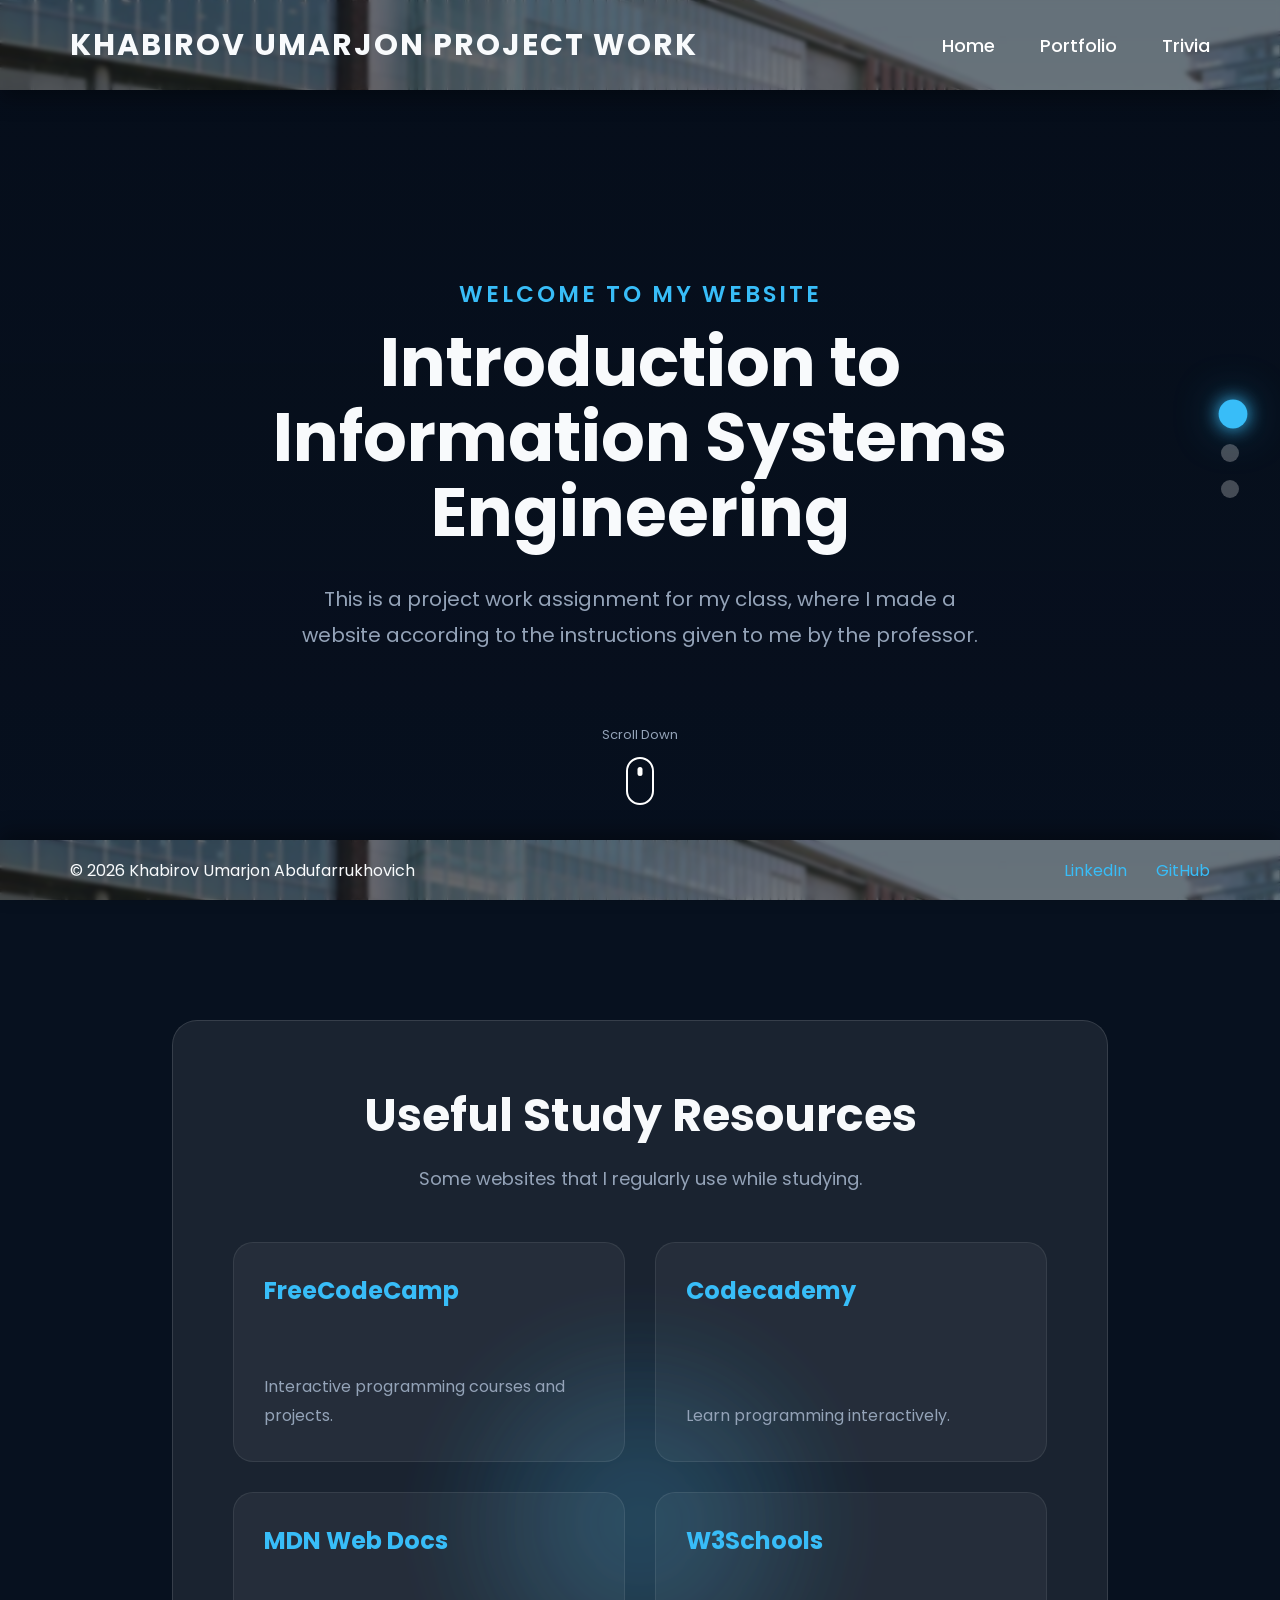
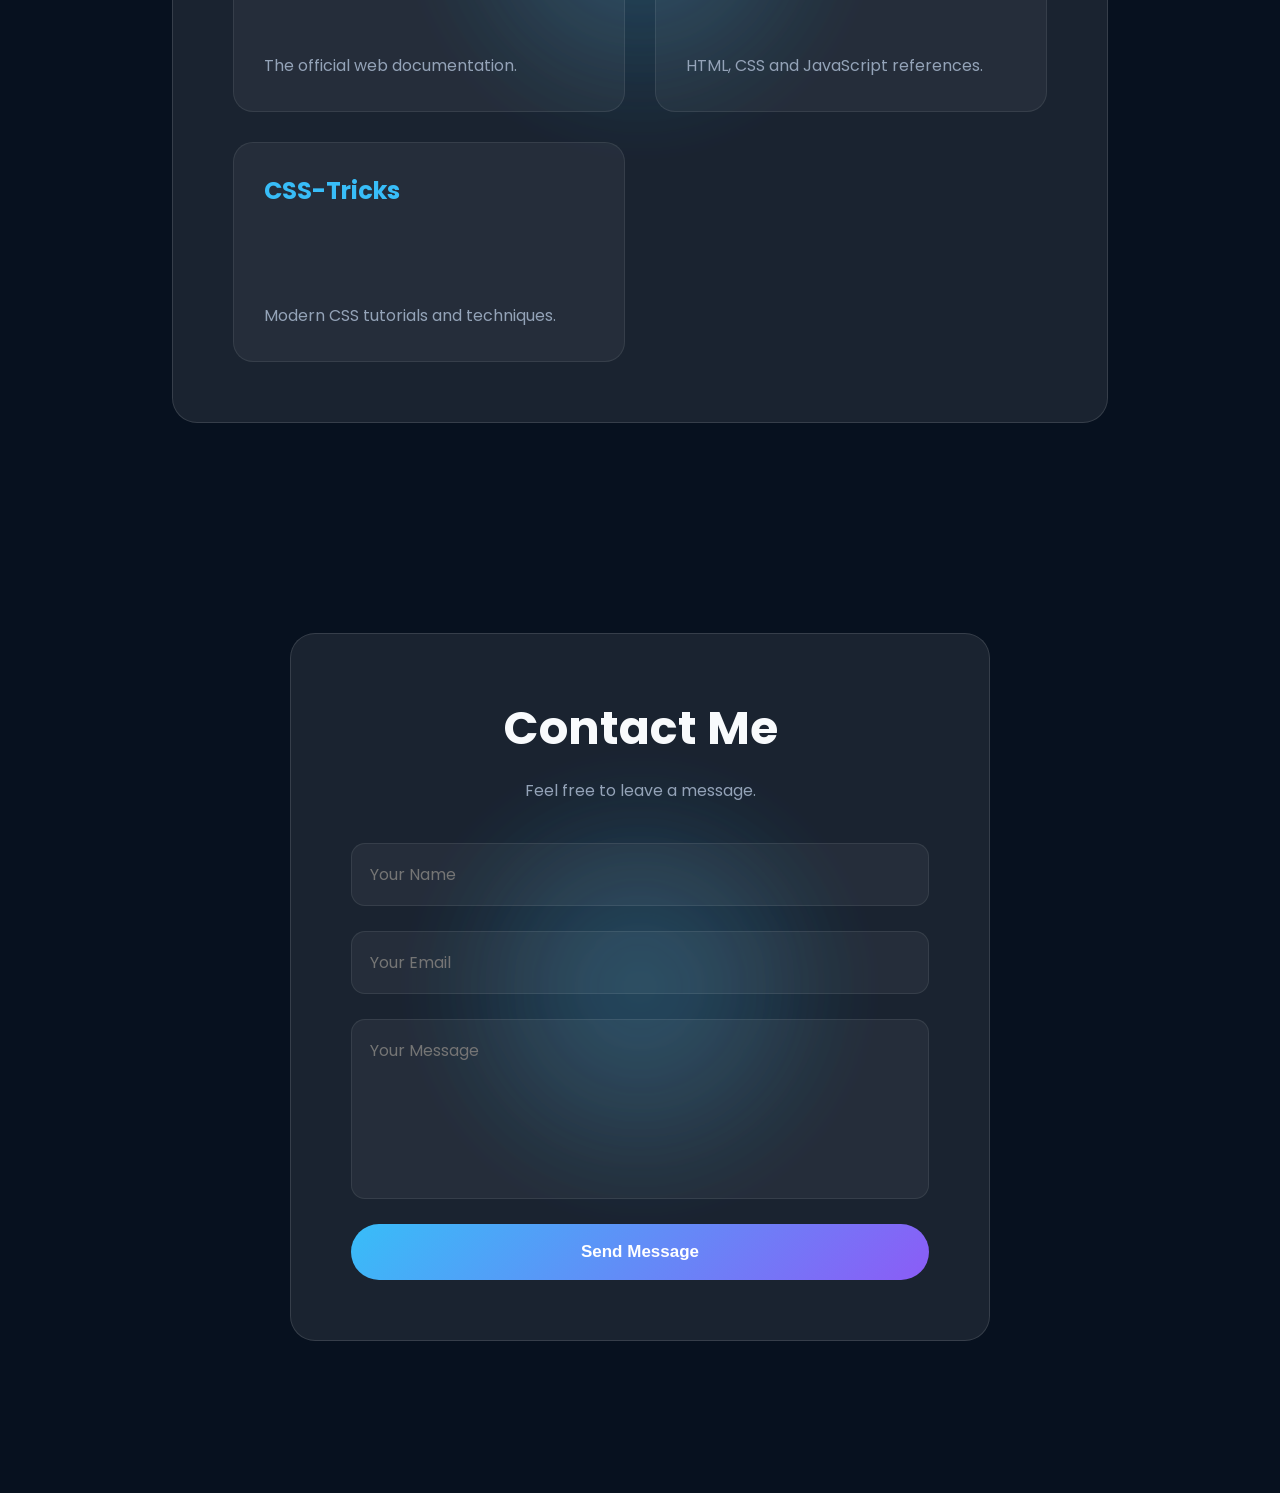
<file: index.html>
<!DOCTYPE html>
<html lang="en">
<head>
    <meta charset="UTF-8">
    <meta name="viewport" content="width=device-width, initial-scale=1.0">
    <title>Umarjon's Portfolio</title>

    <!-- Google Font -->
    <link rel="preconnect" href="https://fonts.googleapis.com">
    <link rel="preconnect" href="https://fonts.gstatic.com" crossorigin>

    <link href="https://fonts.googleapis.com/css2?family=Poppins:wght@300;400;500;600;700&display=swap" rel="stylesheet">

    <link rel="stylesheet" href="style.css">
</head>

<body>

    <!--=========================================================
                            HEADER
    ==========================================================-->

    <header>

        <div class="logo">
            KHABIROV UMARJON PROJECT WORK
        </div>

        <nav>

            <a href="AboutMe.html">Home</a>

            <a href="Portfolio.html">Portfolio</a>

            <a href="Trivia.html">Trivia</a>

        </nav>

    </header>



    <!--=========================================================
                  FLOATING SECTION NAVIGATION
    ==========================================================-->

    <aside class="sideNavigation">

        <a href="#hero" class="navDot">
            <span>Home</span>
        </a>

        <a href="#links" class="navDot">
            <span>Useful Links</span>
        </a>

        <a href="#contact" class="navDot">
            <span>Contact</span>
        </a>

    </aside>



    <!--=========================================================
                        MAIN CONTENT
    ==========================================================-->

    <main>



        <!--==============================================
                    HERO SECTION
        ==============================================-->

        <section id="hero" class="panel">

            <div class="heroContent">

                <p class="smallTitle">
                    Welcome to my website
                </p>

                <h1>
                    Introduction to
                    <br>
                    Information Systems
                    <br>
                    Engineering
                </h1>

                <p class="heroDescription">

                    This is a project work assignment for my class, where I made a website according to the instructions given to me by the professor.

                </p>

            </div>

            <div class="scrollIndicator">

                <p>Scroll Down</p>

                <div class="mouse"></div>

            </div>

        </section>



        <!--==============================================
                    USEFUL LINKS
        ==============================================-->

        <section id="links" class="panel">

            <div class="contentBox">

                <h2>
                    Useful Study Resources
                </h2>

                <p class="sectionSubtitle">
                    Some websites that I regularly use while studying.
                </p>

                <div class="linkGrid">

                    <a target="_blank"
                       href="https://www.freecodecamp.org"
                       rel="noopener noreferrer"
                       class="resourceCard">

                        <h3>FreeCodeCamp</h3>

                        <p>
                            Interactive programming courses and projects.
                        </p>

                    </a>



                    <a target="_blank"
                       href="https://www.codecademy.com"
                       rel="noopener noreferrer"
                       class="resourceCard">

                        <h3>Codecademy</h3>

                        <p>
                            Learn programming interactively.
                        </p>

                    </a>



                    <a target="_blank"
                       href="https://developer.mozilla.org"
                       rel="noopener noreferrer"
                       class="resourceCard">

                        <h3>MDN Web Docs</h3>

                        <p>
                            The official web documentation.
                        </p>

                    </a>



                    <a target="_blank"
                       href="https://www.w3schools.com"
                       rel="noopener noreferrer"
                       class="resourceCard">
                       

                        <h3>W3Schools</h3>

                        <p>
                            HTML, CSS and JavaScript references.
                        </p>

                    </a>



                    <a target="_blank"
                       href="https://css-tricks.com"
                       rel="noopener noreferrer"
                       class="resourceCard">

                        <h3>CSS-Tricks</h3>

                        <p>
                            Modern CSS tutorials and techniques.
                        </p>

                    </a>

                </div>

            </div>

        </section>



        <!--==============================================
                    CONTACT
        ==============================================-->

        <section id="contact" class="panel">

            <div class="contactBox">

                <h2>
                    Contact Me
                </h2>

                <p>
                    Feel free to leave a message.
                </p>

                <form>

                    <input
                        type="text"
                        placeholder="Your Name"
                    >

                    <input
                        type="email"
                        placeholder="Your Email"
                    >

                    <textarea
                        placeholder="Your Message"
                    ></textarea>

                    <button>

                        Send Message

                    </button>

                </form>

            </div>

        </section>



    </main>



    <!--=========================================================
                            FOOTER
    ==========================================================-->

    <footer>

        <p>
            © 2026 Khabirov Umarjon Abdufarrukhovich
        </p>

        <div>

            <a target="_blank"
            href="https://www.linkedin.com/feed/">
                LinkedIn
            </a>

            <a target="_blank"
            href="https://github.com">
                GitHub
            </a>

        </div>

    </footer>


    <script src="script.js"></script>

</body>
</html>
</file>
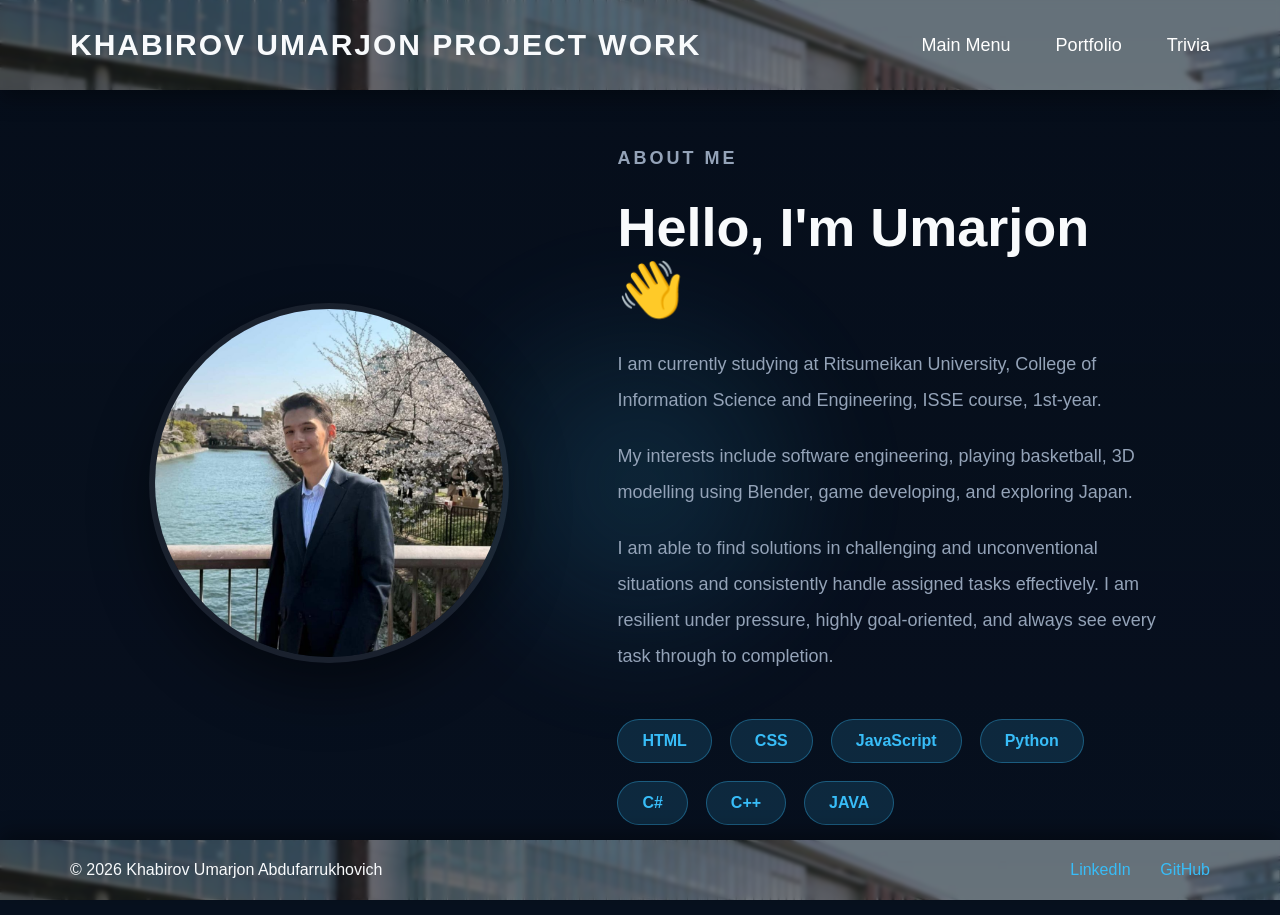
<file: AboutMe.html>
<!DOCTYPE html>
<html lang="en">
<head>
    <meta charset="UTF-8">
    <meta name="viewport" content="width=device-width, initial-scale=1.0">
    <title>Document</title>

    <link rel="stylesheet" href="style.css">
</head>
<body>

<!--=========================================================
                            HEADER
==========================================================-->

    <header>

        <div class="logo">
            KHABIROV UMARJON PROJECT WORK
        </div>

        <nav>

            <a href="index.html">Main Menu</a>

            <a href="Portfolio.html">Portfolio</a>

            <a href="Trivia.html">Trivia</a>

        </nav>

    </header>

<!--==============================================
                        ABOUT ME
        ==============================================-->

        <section id="about" class="panel">

            <div class="aboutContainer">

                <div class="aboutImage">

                    <img src="Selfie.jpeg"
                        alt="Umarjon Khabirov">

                </div>



                <div class="aboutText">

                    <p class="smallTitle">
                        About Me
                    </p>

                    <h2>
                        Hello, I'm Umarjon 👋
                    </h2>

                    <p>

                        I am currently studying at Ritsumeikan University, College of Information Science 
                        and Engineering, ISSE course, 1st-year.

                    </p>

                    <p>

                        My interests include software engineering, 
                        playing basketball, 3D modelling using Blender,
                        game developing, and exploring Japan.

                    </p>

                    <p>

                        I am able to find solutions in challenging and unconventional 
                        situations and consistently handle assigned tasks effectively. 
                        I am resilient under pressure, highly goal-oriented, and always 
                        see every task through to completion.

                    </p>



                    <div class="skillContainer">

                        <div class="skill">
                            HTML
                        </div>

                        <div class="skill">
                            CSS
                        </div>

                        <div class="skill">
                            JavaScript
                        </div>

                        <div class="skill">
                            Python
                        </div>

                        <div class="skill">
                            C#
                        </div>

                        <div class="skill">
                            C++
                        </div>

                        <div class="skill">
                            JAVA
                        </div>

                    </div>

                </div>

            </div>

        </section>

    <!--=========================================================
                            FOOTER
    ==========================================================-->

    <footer>

        <p>
            © 2026 Khabirov Umarjon Abdufarrukhovich
        </p>

        <div>

            <a target="_blank"
            href="https://www.linkedin.com/feed/">
                LinkedIn
            </a>

            <a target="_blank"
            href="https://github.com">
                GitHub
            </a>

        </div>

    </footer>


    <script src="script.js"></script>
</body>
</html>
</file>
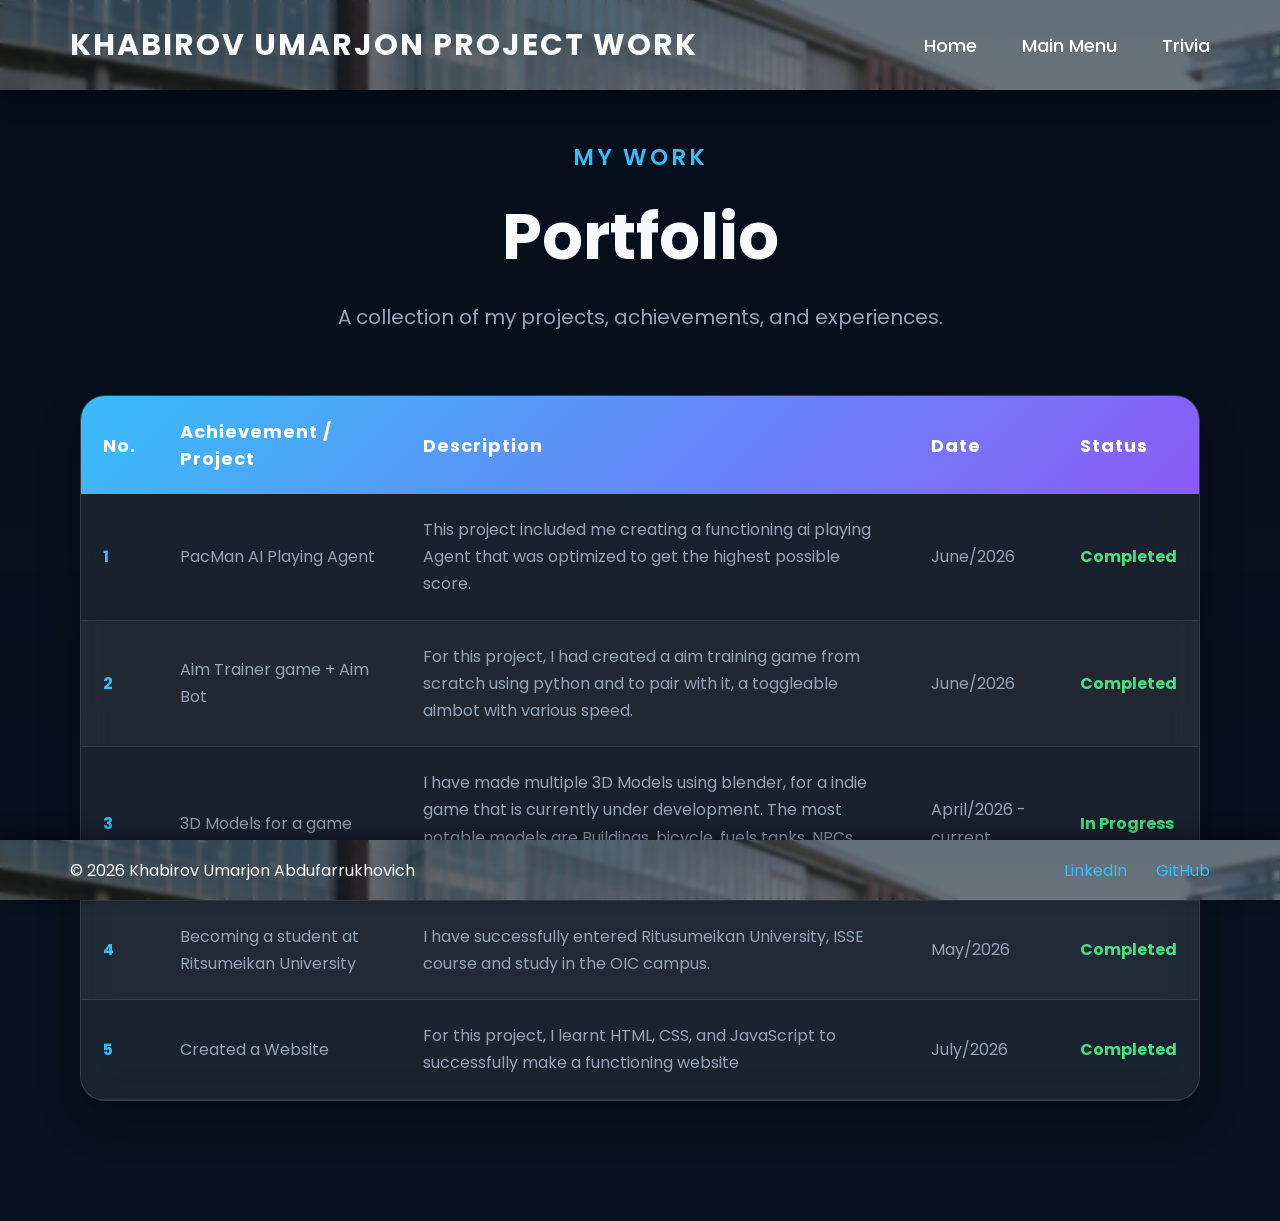
<file: Portfolio.html>
<!DOCTYPE html>
<html lang="en">
<head>
    <meta charset="UTF-8">
    <meta name="viewport" content="width=device-width, initial-scale=1.0">
    <title>Document</title>

        <!-- Google Font -->
    <link rel="preconnect" href="https://fonts.googleapis.com">
    <link rel="preconnect" href="https://fonts.gstatic.com" crossorigin>

    <link href="https://fonts.googleapis.com/css2?family=Poppins:wght@300;400;500;600;700&display=swap" rel="stylesheet">

    <link rel="stylesheet" href="style.css">
</head>
<body>
<!--=========================================================
                            HEADER
==========================================================-->

    <header>

        <div class="logo">
            KHABIROV UMARJON PROJECT WORK
        </div>

        <nav>

            <a href="AboutMe.html">Home</a>

            <a href="index.html">Main Menu</a>

            <a href="Trivia.html">Trivia</a>

        </nav>

    </header>

<!--=========================================================
                            MAIN
==========================================================-->
<main>

<section class="portfolioPage">

    <div class="portfolioHeader">

        <p class="smallTitle">

            MY WORK

        </p>

        <h1>

            Portfolio

        </h1>

        <p class="portfolioDescription">

            A collection of my projects,
            achievements,
            and experiences.

        </p>

    </div>


    <div class="portfolioTableContainer">

        <table class="portfolioTable">

            <thead>

                <tr>

                    <th>No.</th>

                    <th>Achievement / Project</th>

                    <th>Description</th>

                    <th>Date</th>

                    <th>Status</th>

                </tr>

            </thead>

            <tbody>

                <tr>

                    <td>1</td>

                    <td>PacMan AI Playing Agent</td>

                    <td>
                        This project included me creating
                        a functioning ai playing Agent
                        that was optimized to get the 
                        highest possible score.
                    </td>

                    <td>June/2026</td>

                    <td>Completed</td>

                </tr>

                <tr>

                    <td>2</td>

                    <td>Aim Trainer game + Aim Bot</td>

                    <td>
                        For this project, I had created a 
                        aim training game from scratch using 
                        python and to pair with it, a toggleable
                        aimbot with various speed.
                    </td>

                    <td>June/2026</td>

                    <td>Completed</td>

                </tr>

                <tr>

                    <td>3</td>

                    <td>3D Models for a game</td>

                    <td>
                        I have made multiple 3D Models
                        using blender, for a indie game 
                        that is currently under development.
                        The most notable models are Buildings, 
                        bicycle, fuels tanks, NPCs, and etc.
                    </td>

                    <td>April/2026 - current</td>

                    <td>In Progress</td>

                </tr>

                <tr>

                    <td>4</td>

                    <td>Becoming a student at Ritsumeikan University</td>

                    <td>
                        I have successfully entered 
                        Ritusumeikan University, ISSE course
                        and study in the OIC campus.
                    </td>

                    <td>May/2026</td>

                    <td>Completed</td>

                </tr>

                <tr>

                    <td>5</td>

                    <td>Created a Website</td>

                    <td>
                        For this project, I learnt 
                        HTML, CSS, and JavaScript
                        to successfully make a 
                        functioning website
                    </td>

                    <td>July/2026</td>

                    <td>Completed</td>

                </tr>

            </tbody>

        </table>

    </div>

</section>

</main>


    <!--=========================================================
                            FOOTER
    ==========================================================-->

    <footer>

        <p>
            © 2026 Khabirov Umarjon Abdufarrukhovich
        </p>

        <div>

            <a target="_blank"
            href="https://www.linkedin.com/feed/">
                LinkedIn
            </a>

            <a target="_blank"
            href="https://github.com">
                GitHub
            </a>

        </div>

    </footer>

    <script src="script.js"></script>

</body>
</html>
</file>
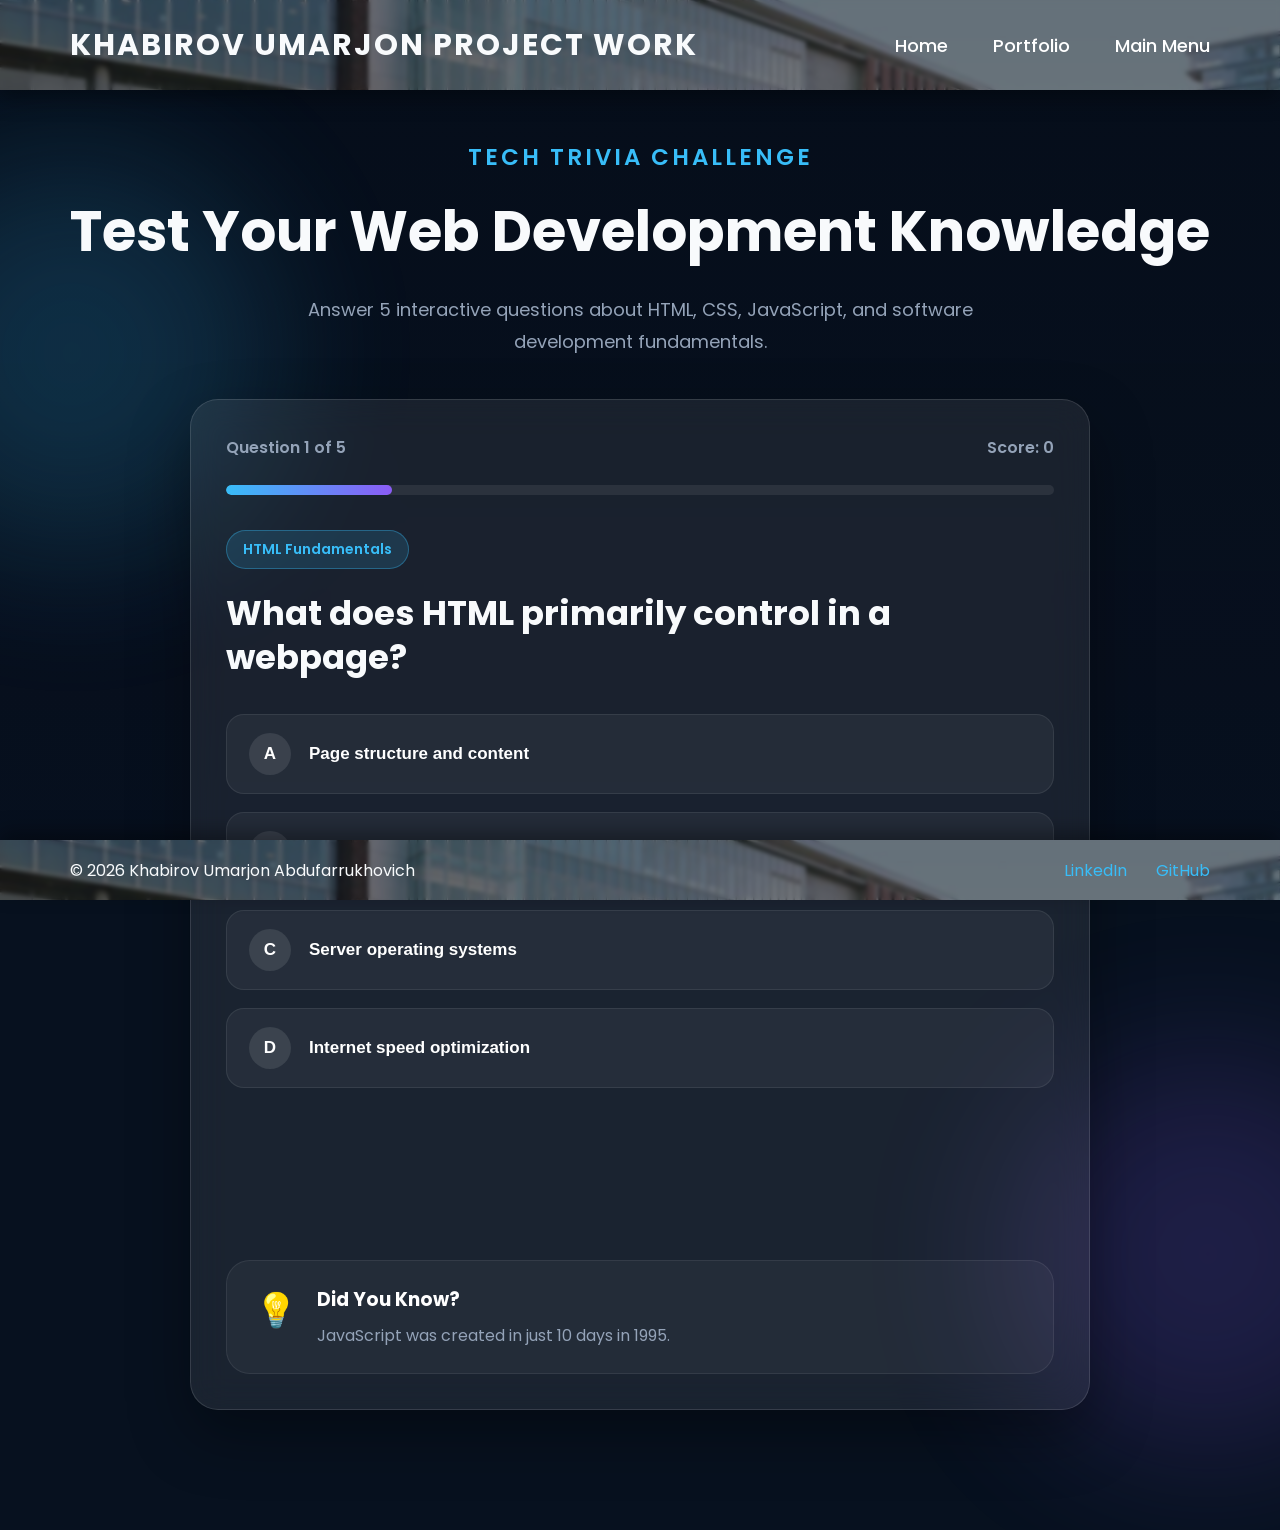
<file: Trivia.html>
<!DOCTYPE html>
<html lang="en">
<head>
    <meta charset="UTF-8">
    <meta name="viewport" content="width=device-width, initial-scale=1.0">
    <title>Document</title>

        <!-- Google Font -->
    <link rel="preconnect" href="https://fonts.googleapis.com">
    <link rel="preconnect" href="https://fonts.gstatic.com" crossorigin>

    <link href="https://fonts.googleapis.com/css2?family=Poppins:wght@300;400;500;600;700&display=swap" rel="stylesheet">
    
    <link rel="stylesheet" href="style.css">
</head>
<body>

<!--=========================================================
                            HEADER
==========================================================-->

    <header>

        <div class="logo">
            KHABIROV UMARJON PROJECT WORK
        </div>

        <nav>

            <a href="AboutMe.html">Home</a>

            <a href="Portfolio.html">Portfolio</a>

            <a href="index.html">Main Menu</a>

        </nav>

    </header>

<!--=========================================================
                    TRIVIA PAGE
==========================================================-->

<main class="triviaPage">

<!-- Background glow / decorative elements -->
<div class="triviaBackground">
    <div class="glow glow1"></div>
    <div class="glow glow2"></div>
</div>


<!--======================================================
                    PAGE TITLE
======================================================-->

<section class="triviaHeader">

    <p class="smallTitle">
        TECH TRIVIA CHALLENGE
    </p>

    <h1>
        Test Your Web Development Knowledge
    </h1>

    <p class="triviaDescription">
        Answer 5 interactive questions about HTML, CSS,
        JavaScript, and software development fundamentals.
    </p>

</section>



<!--======================================================
                    QUIZ CARD
======================================================-->

<section class="quizSection">

    <div class="quizCard">


        <!--==================================================
                    QUIZ TOP BAR
        ==================================================-->

        <div class="quizTopBar">

            <div class="questionCounter">
                Question <span id="currentQuestion">1</span> of 5
            </div>

            <div class="scoreDisplay">
                Score: <span id="score">0</span>
            </div>

        </div>


        <!--==================================================
                    PROGRESS BAR
        ==================================================-->

        <div class="progressContainer">

            <div class="progressBar" id="progressBar"></div>

        </div>



<!--======================================================
                SLIDING VIEWPORT
=======================================================-->

<div class="questionViewport" id="questionViewport">

<!--==================================================
                QUESTION SLIDE
==================================================-->

<div class="questionSlide active" id="questionSlide">


    <!-- Question category -->

    <div class="questionCategory" id="questionCategory">

        HTML Fundamentals

    </div>


    <!-- Question text -->

    <h2 class="questionText" id="questionText">

        What does HTML primarily control in a webpage?

    </h2>


    <!--==================================================
                        ANSWERS
    ==================================================-->

    <div class="answersContainer" id="answersContainer">

        <button class="answerButton" data-index="0">

            <span class="answerLetter">A</span>

            <span class="answerContent">

                Page structure and content

            </span>

        </button>


        <button class="answerButton" data-index="1">

            <span class="answerLetter">B</span>

            <span class="answerContent">

                Database connections

            </span>

        </button>


        <button class="answerButton" data-index="2">

            <span class="answerLetter">C</span>

            <span class="answerContent">

                Server operating systems

            </span>

        </button>


        <button class="answerButton" data-index="3">

            <span class="answerLetter">D</span>

            <span class="answerContent">

                Internet speed optimization

            </span>

        </button>

    </div>


    <!-- Feedback -->

    <div class="feedbackMessage" id="feedbackMessage"></div>


    <!-- Actions -->

    <div class="questionActions">

        <button id="nextButton" class="nextButton">

            Next Question

            <span class="arrow">→</span>

        </button>

    </div>

</div>



<!--==================================================
                RESULT SLIDE
==================================================-->

<!-- Hidden at the beginning -->

<div class="questionSlide resultSlide hidden" id="resultSlide">


    <div class="resultIcon">

        🏆

    </div>


    <p class="smallTitle">

        QUIZ COMPLETE

    </p>


    <h2 class="resultTitle">

        Your Final Score

    </h2>


    <div class="finalScore">

        <span id="finalScore">0</span>/5

    </div>


    <p class="resultMessage" id="resultMessage">

        Great job! You have a strong understanding of
        web development fundamentals.

    </p>


    <div class="resultStats">

        <div class="stat">

            <span class="statNumber" id="correctCount">0</span>

            <span class="statLabel">Correct</span>

        </div>


        <div class="stat">

            <span class="statNumber">5</span>

            <span class="statLabel">Total</span>

        </div>


        <div class="stat">

            <span class="statNumber" id="percentage">0%</span>

            <span class="statLabel">Accuracy</span>

        </div>

    </div>


    <div class="resultActions">

        <button id="restartButton" class="button">
            Play Again
        </button>

    </div>


</div>

</div>



<!--======================================================
                OPTIONAL FACT PANEL
======================================================-->

<section class="triviaFactPanel">

    <div class="factCard">

        <div class="factIcon">
            💡
        </div>

        <div>

            <h3>Did You Know?</h3>

            <p id="factText">

                JavaScript was created in just 10 days in 1995,
                yet it became one of the most widely used
                programming languages in the world.

            </p>

        </div>

    </div>

</section>

</main>

    <!--=========================================================
                            FOOTER
    ==========================================================-->

    <footer>

        <p>
            © 2026 Khabirov Umarjon Abdufarrukhovich
        </p>

        <div>

            <a target="_blank"
            href="https://www.linkedin.com/feed/">
                LinkedIn
            </a>

            <a target="_blank"
            href="https://github.com">
                GitHub
            </a>

        </div>

    </footer>

    <script src="script.js"></script>

</body>
</html>
</file>
<file: style.css>
/*==================================================
                    GOOGLE FONT
==================================================*/

*{
    margin:0;
    padding:0;
    box-sizing:border-box;
}

#about{

    padding-top:140px;

}
/*==================================================
                  COLOR VARIABLES
==================================================*/

:root{

    --background:#07111F;

    --primary:#0F172A;

    --secondary:#1E293B;

    --card:rgba(255,255,255,0.08);

    --cardBorder:rgba(255,255,255,0.12);

    --text:#F8FAFC;

    --textSecondary:#94A3B8;

    --accent:#38BDF8;

    --accent2:#8B5CF6;

}

/*==================================================
                GENERAL SETTINGS
==================================================*/

html{

    scroll-behavior:smooth;

}

body{

    font-family:"Poppins",sans-serif;

    background:var(--background);

    color:var(--text);

    overflow-x:hidden;

}


/*==================================================
            FIXED BACKGROUND IMAGE
==================================================*/

body{

    font-family:"Poppins",sans-serif;

    background:#07111F;

    color:var(--text);

    overflow-x:hidden;

}


/* dark overlay */

body::after{

    content:"";

    position:fixed;

    inset:0;

    background:linear-gradient(
        to bottom,
     rgba(4,10,20,.35),
     rgba(8,15,30,.45)
    );

    z-index:-1;

}

/*==================================================
                    HEADER
==================================================*/

header{

    position:fixed;

    top:0;

    left:0;

    width:100%;

    height:90px;

    display:flex;

    justify-content:space-between;

    align-items:center;

    padding:0 70px;

    background-image:url("OIC_BG.jpeg");

    background-size:cover;

    background-position:center;

    background-repeat:no-repeat;

    box-shadow:0 8px 20px rgba(0,0,0,.35);

    z-index:1000;

}

header::before{

    content:"";

    position:absolute;

    inset:0;

    background:rgba(5,10,20,.55);

    backdrop-filter:blur(2px);

    z-index:-1;

}

/* website logo */

.logo{

    font-size:30px;

    font-weight:700;

    letter-spacing:2px;

}

.logo span{

    color:var(--accent);

}

/*==================================================
                    NAVIGATION
==================================================*/

nav{

    display:flex;

    gap:45px;

}

nav a{

    color:white;

    text-decoration:none;

    font-size:18px;

    font-weight:500;

    transition:.3s;

    position:relative;

}

nav a:hover{

    color:var(--accent);

}

/* underline animation */

nav a::after{

    content:"";

    position:absolute;

    width:0;

    height:2px;

    left:0;

    bottom:-8px;

    background:var(--accent);

    transition:.35s;

}

nav a:hover::after{

    width:100%;

}

/*==================================================
                    FOOTER
==================================================*/

footer{

    position:fixed;

    bottom:0;

    left:0;

    width:100%;

    height:60px;

    display:flex;

    justify-content:space-between;

    align-items:center;

    padding:0 70px;

    background-image:url("OIC_BG.jpeg");

    background-size:cover;

    background-position:center;

    background-repeat:no-repeat;

    box-shadow:0 -8px 20px rgba(0,0,0,.35);

    z-index:1000;

}

footer::before{

    content:"";

    position:absolute;

    inset:0;

    background:rgba(5,10,20,.55);

    backdrop-filter:blur(2px);

    z-index:-1;

}

header *,
footer *{

    position:relative;

    z-index:1;

}

footer a{

    color:var(--accent);

    text-decoration:none;

    margin-left:25px;

}

/*==================================================
                FULL SCREEN PANELS
==================================================*/

.panel{

    min-height:100vh;

    width:100%;

    display:flex;

    justify-content:center;

    align-items:center;

    padding:120px 120px 90px;

    scroll-snap-align:start;

    scroll-snap-stop:always;

}

/*==================================================
                HERO SECTION
==================================================*/

#hero{

    position:relative;

}

/* main hero content */

.heroContent{

    max-width:850px;

    text-align:center;

}

/* small heading */

.smallTitle{

    color:var(--accent);

    text-transform:uppercase;

    letter-spacing:3px;

    margin-bottom:15px;

    font-weight:600;
    font-size: 23px;

}

/* main title */

.heroContent h1{

    font-size:68px;

    line-height:1.1;

    margin-bottom:30px;

}


/* paragraph */

.heroDescription{

    max-width:700px;

    margin:auto;

    color:var(--textSecondary);

    font-size:20px;

    line-height:1.8;

}

/*==================================================
                    BUTTONS
==================================================*/



/*==================================================
            SCROLL INDICATOR
==================================================*/

.scrollIndicator{

    position:absolute;

    bottom:95px;

    left:50%;

    transform:translateX(-50%);

    text-align:center;

}

.scrollIndicator p{

    font-size:13px;

    color:var(--textSecondary);

    margin-bottom:12px;

}

/* mouse icon */

.mouse{

    width:28px;

    height:48px;

    border:2px solid white;

    border-radius:18px;

    margin:auto;

    position:relative;

}

.mouse::before{

    content:"";

    position:absolute;

    width:5px;

    height:9px;

    border-radius:10px;

    background:white;

    left:50%;

    transform:translateX(-50%);

    top:8px;

    animation:scrollMouse 2s infinite;

}

/*==================================================
            FLOATING SIDE NAVIGATION
==================================================*/

.sideNavigation{

    position:fixed;

    right:35px;

    top:50%;

    transform:translateY(-50%);

    display:flex;

    flex-direction:column;

    gap:18px;

    z-index:999;

}

/* every dot */

.navDot{

    width:18px;

    height:18px;

    border-radius:50%;

    background:rgba(255,255,255,.25);

    transition:.35s;

    position:relative;

}

/* dot hover */

.navDot:hover{

    background:var(--accent);

    transform:scale(1.25);

}

/* text */

.navDot span{

    position:absolute;

    right:35px;

    top:50%;

    transform:translateY(-50%);

    white-space:nowrap;

    color:white;

    opacity:0;

    transition:.3s;

    pointer-events:none;

    background:rgba(15,23,42,.9);

    padding:8px 14px;

    border-radius:20px;

}

/* show text */

.navDot:hover span{

    opacity:1;

}

/*==================================================
            GLASS CONTAINER
==================================================*/

.contentBox{

    width:90%;

    max-width:1200px;

    background:var(--card);

    border:1px solid var(--cardBorder);

    backdrop-filter:blur(18px);

    border-radius:25px;

    padding:60px;

}

/*==================================================
                ANIMATION
==================================================*/

@keyframes scrollMouse{

    0%{

        opacity:0;

        transform:translate(-50%,0);

    }

    50%{

        opacity:1;

    }

    100%{

        opacity:0;

        transform:translate(-50%,18px);

    }

}
/*==================================================
                SECTION HEADINGS
==================================================*/

.contentBox h2,
.contactBox h2{

    font-size:46px;

    margin-bottom:15px;

    text-align:center;

}

.sectionSubtitle{

    text-align:center;

    color:var(--textSecondary);

    margin-bottom:50px;

    font-size:18px;

}

/*==================================================
                USEFUL LINKS SECTION
==================================================*/

.linkGrid{

    display:grid;

    grid-template-columns:repeat(auto-fit,minmax(260px,1fr));

    gap:30px;

}

/* Individual resource card */

.resourceCard{

    display:flex;

    flex-direction:column;

    justify-content:space-between;

    text-decoration:none;

    color:white;

    background:rgba(255,255,255,.05);

    border:1px solid rgba(255,255,255,.08);

    border-radius:20px;

    padding:30px;

    transition:.35s;

    min-height:220px;

}

.resourceCard:hover{

    transform:translateY(-12px);

    border-color:var(--accent);

    box-shadow:0 20px 40px rgba(56,189,248,.15);

}

.resourceCard h3{

    color:var(--accent);

    margin-bottom:20px;

    font-size:24px;

}

.resourceCard p{

    color:var(--textSecondary);

    line-height:1.8;

}

/*==================================================
                    ABOUT ME
==================================================*/

.aboutContainer{

    width:100%;

    max-width:1400px;

    display:flex;

    align-items:center;

    justify-content:space-between;

    gap:80px;

}

/*==================================================
                PROFILE IMAGE
==================================================*/

.aboutImage{

    flex:1;

    display:flex;

    justify-content:center;

}

.aboutImage img{

    width:360px;

    height:360px;

    object-fit:cover;

    border-radius:50%;

    border:6px solid rgba(255,255,255,.08);

    box-shadow:0 25px 60px rgba(0,0,0,.45);

    transition:.4s;

}

.aboutImage img:hover{

    transform:scale(1.04);

}

/*==================================================
                    ABOUT TEXT
==================================================*/

.aboutText{

    flex:1.3;

}

.aboutText h2{

    font-size:54px;

    margin-bottom:25px;

}

.aboutText p{

    color:var(--textSecondary);

    line-height:2;

    font-size:18px;

    margin-bottom:20px;

}

/*==================================================
                    SKILLS
==================================================*/

.skillContainer{

    margin-top:45px;

    display:flex;

    flex-wrap:wrap;

    gap:18px;

}

/* Individual skill */

.skill{

    padding:12px 24px;

    border-radius:40px;

    background:rgba(56,189,248,.15);

    border:1px solid rgba(56,189,248,.35);

    color:var(--accent);

    font-weight:600;

    transition:.3s;

}

.skill:hover{

    transform:translateY(-5px);

    background:var(--accent);

    color:white;

}

/*==================================================
                CONTACT SECTION
==================================================*/

.contactBox{

    width:100%;

    max-width:700px;

    background:var(--card);

    border:1px solid var(--cardBorder);

    backdrop-filter:blur(18px);

    border-radius:25px;

    padding:60px;

}

.contactBox p{

    text-align:center;

    color:var(--textSecondary);

    margin-bottom:40px;

}

/*==================================================
                CONTACT FORM
==================================================*/

form{

    display:flex;

    flex-direction:column;

    gap:25px;

}

input,
textarea{

    background:rgba(255,255,255,.05);

    border:1px solid rgba(255,255,255,.08);

    color:white;

    padding:18px;

    border-radius:14px;

    font-family:"Poppins",sans-serif;

    font-size:16px;

    transition:.3s;

}

/* Input focus */

input:focus,
textarea:focus{

    outline:none;

    border-color:var(--accent);

    box-shadow:0 0 20px rgba(56,189,248,.18);

}

textarea{

    resize:none;

    height:180px;

}

/*==================================================
                SUBMIT BUTTON
==================================================*/

button{

    border:none;

    background:linear-gradient(
        135deg,
        var(--accent),
        var(--accent2)
    );

    color:white;

    font-size:17px;

    font-weight:600;

    border-radius:40px;

    padding:18px;

    cursor:pointer;

    transition:.35s;

}

button:hover{

    transform:translateY(-6px);

    box-shadow:0 18px 35px rgba(56,189,248,.30);

}

/*==================================================
            SMALL DECORATIVE GLOW
==================================================*/

#about::before,
#links::before,
#contact::before{

    content:"";

    position:absolute;

    width:450px;

    height:450px;

    border-radius:50%;

    background:radial-gradient(
        rgba(56,189,248,.15),
        transparent 70%
    );

    filter:blur(40px);

    z-index:-1;

}

#about,
#links,
#contact{

    position:relative;

    overflow:hidden;

}
/*==================================================
                FADE ANIMATIONS
==================================================*/

/* Initial state */

.panel{

    opacity:0;

    transform:
        translateY(80px)
        scale(.96);

    filter:blur(8px);

    transition:

        opacity .9s ease,

        transform 1s cubic-bezier(.2,.8,.2,1),

        filter .8s;

}

/* Visible state (JS adds this class) */

.panel.show{

    opacity:1;

    transform:
        translateY(0)
        scale(1);

    filter:blur(0);

}

/*==================================================
            HERO ENTRANCE ANIMATION
==================================================*/

.heroContent{

    animation:heroFade 1.4s ease;

}

@keyframes heroFade{

    from{

        opacity:0;

        transform:translateY(60px);

    }

    to{

        opacity:1;

        transform:translateY(0);

    }

}

/*==================================================
                HOVER ANIMATIONS
==================================================*/

.logo{

    transition:.3s;

}

.logo:hover{

    transform:scale(1.05);

}

.contentBox{

    transition:.35s;

}

.contentBox:hover{

    transform:translateY(-5px);

}

/*==================================================
            ACTIVE SIDE NAVIGATION
==================================================*/

.navDot.active{

    width:24px;

    height:24px;

    background:var(--accent);

    transform:scale(1.2);

    box-shadow:

        0 0 15px var(--accent),

        0 0 40px rgba(56,189,248,.4);

}

/*==================================================
                SCROLLBAR
==================================================*/

::-webkit-scrollbar{

    width:10px;

}

::-webkit-scrollbar-track{

    background:#08111F;

}

::-webkit-scrollbar-thumb{

    background:var(--accent);

    border-radius:20px;

}

::-webkit-scrollbar-thumb:hover{

    background:#60d7ff;

}

/*==================================================
                RESPONSIVE DESIGN
==================================================*/

@media(max-width:1100px){

    header{

        padding:0 35px;

    }

    footer{

        padding:0 35px;

    }

    .aboutContainer{

        flex-direction:column;

        text-align:center;

    }

    .heroContent h1{

        font-size:54px;

    }

}

@media(max-width:850px){

    header{

        flex-direction:column;

        justify-content:center;

        gap:10px;

        height:100px;

    }

    nav{

        gap:20px;

    }

    .heroContent h1{

        font-size:42px;

    }

    .heroDescription{

        font-size:18px;

    }

    .heroButtons{

        flex-direction:column;

        align-items:center;

    }

    .panel{

        padding:130px 40px 90px;

    }

    footer{

        display:none;

    }

    .sideNavigation{

        display:none;

    }

}

@media(max-width:600px){

    .heroContent h1{

        font-size:34px;

    }

    .button{

        width:100%;

        text-align:center;

    }

    .aboutImage img{

        width:260px;

        height:260px;

    }

    .contentBox{

        padding:35px;

    }

}
html{

    scroll-behavior:smooth;

    scroll-snap-type:y mandatory;

}
/*==================================================
                PORTFOLIO PAGE
==================================================*/

/* Main portfolio section */

.portfolioPage{

    min-height:100vh;

    padding:140px 80px 120px;

}

/*==================================================
                PAGE TITLE
==================================================*/

.portfolioHeader{

    text-align:center;

    margin-bottom:60px;

}

.portfolioHeader h1{

    font-size:64px;

    margin:15px 0;

}

.portfolioDescription{

    max-width:700px;

    margin:auto;

    color:var(--textSecondary);

    font-size:20px;

    line-height:1.8;

}

/*==================================================
            TABLE CONTAINER
==================================================*/

.portfolioTableContainer{

    max-width:1400px;

    margin:auto;

    background:var(--card);

    backdrop-filter:blur(18px);

    border:1px solid var(--cardBorder);

    border-radius:25px;

    overflow:hidden;

    box-shadow:0 20px 40px rgba(0,0,0,.25);

}

/*==================================================
                TABLE
==================================================*/

.portfolioTable{

    width:100%;

    border-collapse:collapse;

}

/*==================================================
                HEADER ROW
==================================================*/

.portfolioTable thead{

    background:linear-gradient(
        135deg,
        var(--accent),
        var(--accent2)
    );

}

.portfolioTable th{

    padding:22px;

    text-align:left;

    color:white;

    font-size:18px;

    letter-spacing:1px;

}

/*==================================================
                TABLE BODY
==================================================*/

.portfolioTable td{

    padding:22px;

    border-bottom:1px solid rgba(255,255,255,.08);

    color:var(--textSecondary);

    line-height:1.7;

}

/* alternate row color */

.portfolioTable tbody tr:nth-child(even){

    background:rgba(255,255,255,.03);

}

/*==================================================
                ROW HOVER
==================================================*/

.portfolioTable tbody tr{

    transition:.3s;

}

.portfolioTable tbody tr:hover{

    background:rgba(56,189,248,.12);

    transform:scale(1.01);

}

/*==================================================
                FIRST COLUMN
==================================================*/

.portfolioTable td:first-child{

    font-weight:bold;

    color:var(--accent);

    width:70px;

}

/*==================================================
                STATUS
==================================================*/

.portfolioTable td:last-child{

    color:#4ADE80;

    font-weight:bold;

}

/*==================================================
            RESPONSIVE TABLE
==================================================*/

@media(max-width:1000px){

    .portfolioPage{

        padding:120px 25px 80px;

    }

    .portfolioHeader h1{

        font-size:46px;

    }

    .portfolioDescription{

        font-size:18px;

    }

    .portfolioTableContainer{

        overflow-x:auto;

    }

    .portfolioTable{

        min-width:850px;

    }

}

/*==================================================
                SMALL ANIMATION
==================================================*/

.portfolioHeader{

    animation:heroFade 1.2s ease;

}

.portfolioTableContainer{

    animation:heroFade 1.5s ease;

}

/*==================================================
                    TRIVIA PAGE
==================================================*/

.triviaPage{
    min-height:100vh;
    padding:140px 20px 120px;
    position:relative;
    overflow:hidden;
}

/* Background glows */

.triviaBackground{
    position:absolute;
    inset:0;
    pointer-events:none;
}

.glow{
    position:absolute;
    width:400px;
    height:400px;
    border-radius:50%;
    filter:blur(80px);
    opacity:.18;
}

.glow1{
    background:#38BDF8;
    top:10%;
    left:-10%;
}

.glow2{
    background:#8B5CF6;
    bottom:5%;
    right:-10%;
}

/*==================================================
                    PAGE HEADER
==================================================*/

.triviaHeader{
    text-align:center;
    margin-bottom:40px;
    position:relative;
    z-index:1;
}

.triviaHeader h1{
    font-size:56px;
    margin:15px 0 20px;
}

.triviaDescription{
    max-width:700px;
    margin:auto;
    color:var(--textSecondary);
    font-size:18px;
    line-height:1.8;
}

/*==================================================
                    QUIZ CARD
==================================================*/

.quizSection{
    display:flex;
    justify-content:center;
    position:relative;
    z-index:1;
}

.quizCard{
    width:100%;
    max-width:900px;
    background:var(--card);
    border:1px solid var(--cardBorder);
    backdrop-filter:blur(18px);
    border-radius:28px;
    padding:35px;
    overflow:hidden;
    box-shadow:0 25px 60px rgba(0,0,0,.35);
}

/*==================================================
                    TOP BAR
==================================================*/

.quizTopBar{
    display:flex;
    justify-content:space-between;
    align-items:center;
    margin-bottom:25px;
    color:var(--textSecondary);
    font-weight:600;
}

/*==================================================
                    PROGRESS BAR
==================================================*/

.progressContainer{
    width:100%;
    height:10px;
    background:rgba(255,255,255,.08);
    border-radius:999px;
    overflow:hidden;
    margin-bottom:35px;
}

.progressBar{
    width:20%;
    height:100%;
    background:linear-gradient(90deg,var(--accent),var(--accent2));
    border-radius:999px;
    transition:width .5s ease;
}

/*==================================================
                QUESTION VIEWPORT
==================================================*/

.questionViewport{
    position:relative;
    min-height:520px;
    overflow:hidden;
}

/*==================================================
                    SLIDES
==================================================*/

.questionSlide{
    width:100%;
    position:absolute;
    top:0;
    left:0;
    transition:
        transform .15s cubic-bezier(.22,.61,.36,1),
        opacity .15s ease;
}

.questionSlide.active{
    position:relative;
    opacity:1;
}

/* Enter from right */

.slide-enter{
    transform:translateX(100%);
    opacity:0;
}

.slide-enter-active{
    transform:translateX(0);
    opacity:1;
}

/* Leave to left */

.slide-exit{
    transform:translateX(0);
    opacity:1;
}

.slide-exit-active{
    transform:translateX(-100%);
    opacity:0;
}

/*==================================================
                QUESTION CONTENT
==================================================*/

.questionCategory{
    display:inline-block;
    background:rgba(56,189,248,.15);
    border:1px solid rgba(56,189,248,.35);
    color:var(--accent);
    padding:8px 16px;
    border-radius:999px;
    font-size:14px;
    font-weight:600;
    margin-bottom:22px;
}

.questionText{
    font-size:34px;
    line-height:1.3;
    margin-bottom:35px;
}

/*==================================================
                    ANSWERS
==================================================*/

.answersContainer{
    display:grid;
    gap:18px;
}

.answerButton{
    width:100%;
    background:rgba(255,255,255,.05);
    border:1px solid rgba(255,255,255,.08);
    border-radius:18px;
    padding:18px 22px;
    display:flex;
    align-items:center;
    gap:18px;
    color:white;
    cursor:pointer;
    transition:.25s;
    text-align:left;
}

.answerButton:hover{
    transform:translateY(-3px);
    border-color:var(--accent);
    background:rgba(56,189,248,.08);
}

.answerLetter{
    width:42px;
    height:42px;
    border-radius:50%;
    background:rgba(255,255,255,.10);
    display:flex;
    justify-content:center;
    align-items:center;
    font-weight:700;
    flex-shrink:0;
}

.answerContent{
    font-size:17px;
    line-height:1.5;
}

/* Correct / Incorrect states */

.answerButton.correct{
    background:rgba(34,197,94,.16);
    border-color:#22C55E;
}

.answerButton.incorrect{
    background:rgba(239,68,68,.16);
    border-color:#EF4444;
}

.answerButton.disabled{
    pointer-events:none;
    opacity:.85;
}

/*==================================================
                    FEEDBACK
==================================================*/

.feedbackMessage{
    min-height:32px;
    margin-top:22px;
    font-weight:600;
    font-size:18px;
}

.feedbackMessage.correct{
    color:#22C55E;
}

.feedbackMessage.incorrect{
    color:#EF4444;
}

/*==================================================
                    ACTIONS
==================================================*/

.questionActions{
    display:flex;
    justify-content:flex-end;
    margin-top:28px;
}

.nextButton{
    background:linear-gradient(135deg,var(--accent),var(--accent2));
    color:white;
    border:none;
    padding:16px 26px;
    border-radius:999px;
    font-weight:600;
    font-size:16px;
    display:flex;
    align-items:center;
    gap:10px;
    cursor:pointer;
    transition:.25s;
    opacity:0;
    visibility:hidden;
    transform:translateY(10px);
}

/* JS adds this when an answer is chosen */

.nextButton.show{
    opacity:1;
    visibility:visible;
    transform:translateY(0);
}

.nextButton:hover{
    transform:translateY(-3px);
    box-shadow:0 15px 35px rgba(56,189,248,.30);
}

.arrow{
    font-size:20px;
}

/*==================================================
                    RESULT SLIDE
==================================================*/

.resultSlide{
    text-align:center;
    padding:20px 0;
}

.hidden{
    display:none;
}

.resultIcon{
    font-size:72px;
    margin-bottom:18px;
}

.resultTitle{
    font-size:42px;
    margin:10px 0 20px;
}

.finalScore{
    font-size:64px;
    font-weight:700;
    color:var(--accent);
    margin-bottom:20px;
}

.resultMessage{
    max-width:620px;
    margin:0 auto 35px;
    color:var(--textSecondary);
    line-height:1.8;
    font-size:18px;
}

/* Stats */

.resultStats{
    display:grid;
    grid-template-columns:repeat(3,1fr);
    gap:20px;
    margin-bottom:35px;
}

.stat{
    background:rgba(255,255,255,.05);
    border:1px solid rgba(255,255,255,.08);
    border-radius:20px;
    padding:24px 16px;
}

.statNumber{
    display:block;
    font-size:32px;
    font-weight:700;
    color:var(--accent);
    margin-bottom:6px;
}

.statLabel{
    color:var(--textSecondary);
    font-size:14px;
}

/* Result buttons */

.resultActions{
    display:flex;
    justify-content:center;
    gap:18px;
    flex-wrap:wrap;
}

/*==================================================
                    FACT PANEL
==================================================*/

.triviaFactPanel{
    display:flex;
    justify-content:center;
    margin-top:35px;
    position:relative;
    z-index:1;
}

.factCard{
    width:100%;
    max-width:900px;
    background:rgba(255,255,255,.04);
    border:1px solid rgba(255,255,255,.08);
    border-radius:24px;
    padding:24px 28px;
    display:flex;
    align-items:flex-start;
    gap:20px;
}

.factIcon{
    font-size:34px;
    flex-shrink:0;
}

.factCard h3{
    margin-bottom:8px;
    color:white;
}

.factCard p{
    color:var(--textSecondary);
    line-height:1.7;
}

/*==================================================
                    RESPONSIVE
==================================================*/

@media(max-width:768px){

    .triviaHeader h1{
        font-size:40px;
    }

    .questionText{
        font-size:28px;
    }

    .quizCard{
        padding:24px;
    }

    .quizTopBar{
        flex-direction:column;
        gap:10px;
        align-items:flex-start;
    }

    .resultStats{
        grid-template-columns:1fr;
    }

    .resultTitle{
        font-size:34px;
    }

    .finalScore{
        font-size:52px;
    }

    .factCard{
        flex-direction:column;
    }
}

@media(max-width:520px){

    .triviaPage{
        padding:120px 14px 90px;
    }

    .questionText{
        font-size:24px;
    }

    .answerButton{
        padding:16px 16px;
        gap:14px;
    }

    .answerLetter{
        width:38px;
        height:38px;
    }

    .resultActions{
        flex-direction:column;
    }

    .resultActions .button{
        width:100%;
        text-align:center;
    }
}
/*==================================================
            TRIVIA SLIDE ANIMATIONS
==================================================*/

/* Base slide state */
.questionSlide{
    transition:
        transform 0.45s cubic-bezier(.22,.61,.36,1),
        opacity 0.45s ease;
}

/* New question starts off-screen on the right */
.slide-enter{
    transform:translateX(100%);
    opacity:0;
}

/* New question moves into the center */
.slide-enter-active{
    transform:translateX(0);
    opacity:1;
}

/* Current question leaves to the left */
.slide-exit-active{
    transform:translateX(-100%);
    opacity:0;
}

/* Keep viewport clipping the animation */
.questionViewport{
    overflow:hidden;
    position:relative;
}
</file>
